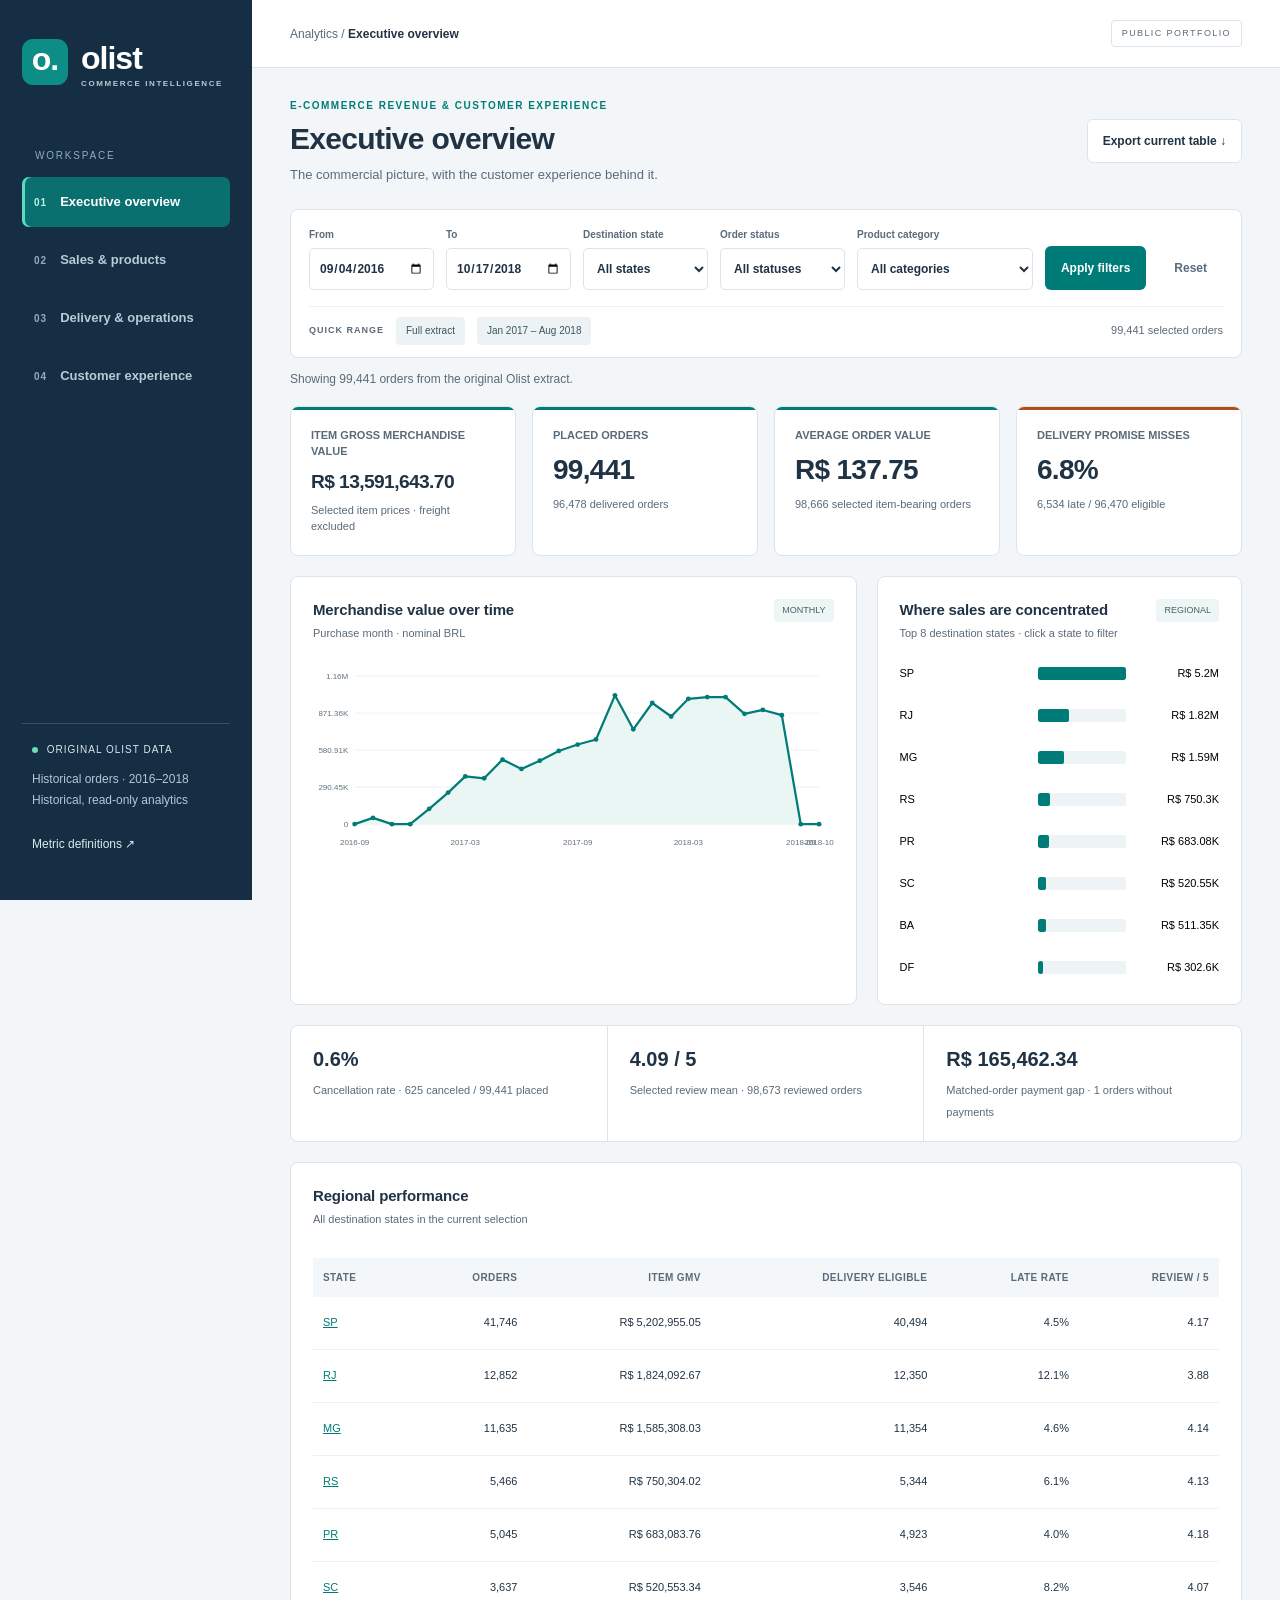
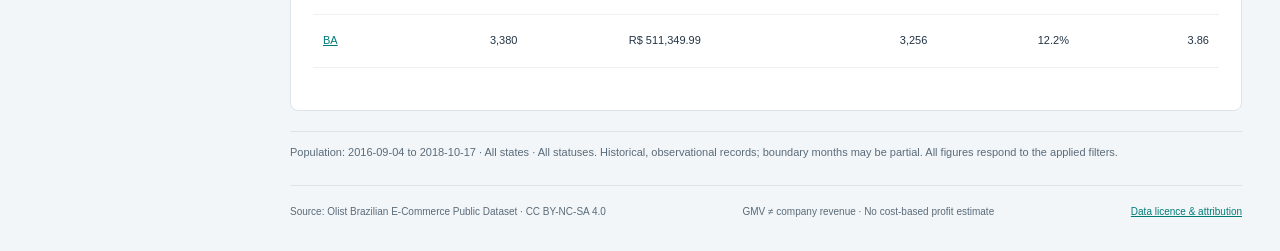
<file: docs/index.html>
<!doctype html>
<html lang="en">
<head>
  <meta charset="utf-8"><meta name="viewport" content="width=device-width, initial-scale=1">
  <title>Olist | Commerce Intelligence</title>
  <meta name="description" content="Historical Olist sales, delivery and customer experience dashboard.">
  <link rel="icon" href="data:,"><link rel="stylesheet" href="styles.css?v=6ce33f434d79">
  <script src="engine.js?v=41ebe8a63bb7" defer></script>
  <script src="static-api.js?v=23b4d54ebb9f" defer></script>
  <script src="app.js?v=a99291dcbabb" defer></script>
</head>
<body>
<a class="skip" href="#content">Skip to dashboard</a>
<aside class="sidebar">
  <a class="brand" href="#executive"><span class="brand-mark" aria-hidden="true">o.</span><span>olist<span class="brand-small">COMMERCE INTELLIGENCE</span></span></a>
  <p class="nav-label">WORKSPACE</p>
  <nav aria-label="Dashboard pages">
    <a href="#executive" data-page="executive"><span aria-hidden="true">01</span>Executive overview</a>
    <a href="#sales" data-page="sales"><span aria-hidden="true">02</span>Sales & products</a>
    <a href="#delivery" data-page="delivery"><span aria-hidden="true">03</span>Delivery & operations</a>
    <a href="#experience" data-page="experience"><span aria-hidden="true">04</span>Customer experience</a>
  </nav>
  <div class="sidebar-bottom"><span class="source-dot"></span> ORIGINAL OLIST DATA<p>Historical orders · 2016–2018<br>Historical, read-only analytics</p><button id="definitions-open" class="sidebar-button">Metric definitions ↗</button></div>
</aside>
<div class="workspace">
  <header class="topbar"><span>Analytics / <strong id="breadcrumb">Executive overview</strong></span><span class="local-badge">PUBLIC PORTFOLIO</span></header>
  <main id="content">
    <div class="heading-row"><div><p class="eyebrow">E-COMMERCE REVENUE & CUSTOMER EXPERIENCE</p><h1 id="title">Executive overview</h1><p id="subtitle" class="subtitle">The commercial picture, with the customer experience behind it.</p></div><button id="export" class="button secondary">Export current table ↓</button></div>
    <form id="filters" class="filterbar" aria-label="Dashboard filters">
      <label>From<input type="date" id="start" required></label>
      <label>To<input type="date" id="end" required></label>
      <label>Destination state<select id="state"><option value="">All states</option></select></label>
      <label>Order status<select id="status"><option value="">All statuses</option></select></label>
      <label id="category-wrap">Product category<select id="category"><option value="">All categories</option></select></label>
      <button type="submit" class="button primary">Apply filters</button><button type="button" id="reset" class="button text">Reset</button>
      <div class="presets"><span>QUICK RANGE</span><button type="button" id="full-range">Full extract</button><button type="button" id="full-months">Jan 2017 – Aug 2018</button><span id="filter-state"></span></div>
    </form>
    <div id="message" role="status" aria-live="polite" class="message">Loading verified data…</div>
    <section id="dashboard" aria-label="Analysis results" aria-busy="true"></section>
    <footer><span>Source: Olist Brazilian E-Commerce Public Dataset · CC BY-NC-SA 4.0</span><span>GMV ≠ company revenue · No cost-based profit estimate</span><a href="attribution.html">Data licence &amp; attribution</a></footer>
  </main>
</div>
<dialog id="definitions"><div class="dialog-header"><h2>Read the metrics correctly</h2><button id="definitions-close" class="button secondary">Close</button></div>
  <dl>
    <dt>Item GMV & AOV</dt><dd>GMV is the sum of selected item prices in nominal BRL, excluding freight. AOV divides that value by distinct orders containing those items. All statuses are included unless filtered.</dd>
    <dt>Category filter</dt><dd>Item amounts use only the selected category. Order, service, payment and repeat metrics use whole orders containing that category. Multi-category order counts overlap.</dd>
    <dt>Late rate</dt><dd>Actual delivery calendar date after promised delivery date, divided by delivered orders with both dates. Unknown outcomes are excluded; they are never on-time.</dd>
    <dt>Reviews</dt><dd>One latest answered review per order; missing reviews are excluded from score averages. Low scores are 1–2. Delivery comparisons include reviewed orders with known delivery outcomes.</dd>
    <dt>Repeat share</dt><dd>Customers with more than one delivered order divided by customers with at least one delivered order in the current selection. Uses customer_unique_id. Unequal follow-up means this is not retention.</dd>
    <dt>Payment gap</dt><dd>Payment value less item GMV and freight, restricted to orders with payment records. Payment value is not GMV; orders lacking payment records are counted separately.</dd>
    <dt>Evidence limits</dt><dd>Historical 2016–2018 transactions. Sparse boundary months are not complete demand. Associations do not establish causation. Multi-seller outcomes cannot attribute fault. No cost, commission, refund or tax ledger is available.</dd>
  </dl>
</dialog>
</body></html>
</file>
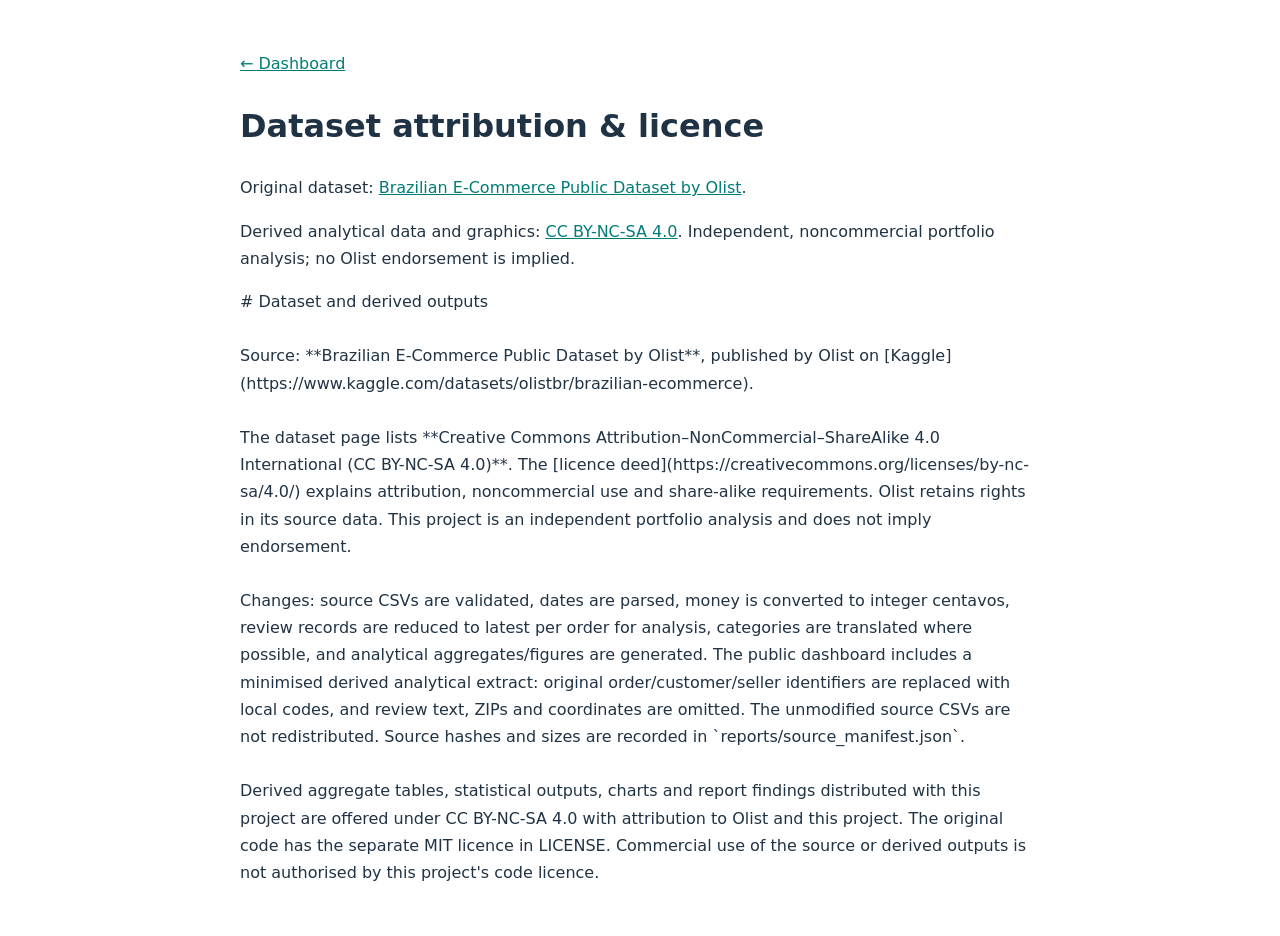
<file: docs/attribution.html>
<!doctype html><html lang="en"><head><meta charset="utf-8"><meta name="viewport" content="width=device-width, initial-scale=1"><title>Olist dataset attribution</title><style>body{max-width:800px;margin:50px auto;padding:0 24px;font:16px/1.7 system-ui;color:#203344}a{color:#007c78}pre{white-space:pre-wrap;font:inherit}</style></head><body><a href="./">← Dashboard</a><h1>Dataset attribution &amp; licence</h1><p>Original dataset: <a href="https://www.kaggle.com/datasets/olistbr/brazilian-ecommerce">Brazilian E-Commerce Public Dataset by Olist</a>.</p><p>Derived analytical data and graphics: <a href="https://creativecommons.org/licenses/by-nc-sa/4.0/">CC BY-NC-SA 4.0</a>. Independent, noncommercial portfolio analysis; no Olist endorsement is implied.</p><pre># Dataset and derived outputs

Source: **Brazilian E-Commerce Public Dataset by Olist**, published by Olist on [Kaggle](https://www.kaggle.com/datasets/olistbr/brazilian-ecommerce).

The dataset page lists **Creative Commons Attribution–NonCommercial–ShareAlike 4.0 International (CC BY-NC-SA 4.0)**. The [licence deed](https://creativecommons.org/licenses/by-nc-sa/4.0/) explains attribution, noncommercial use and share-alike requirements. Olist retains rights in its source data. This project is an independent portfolio analysis and does not imply endorsement.

Changes: source CSVs are validated, dates are parsed, money is converted to integer centavos, review records are reduced to latest per order for analysis, categories are translated where possible, and analytical aggregates/figures are generated. The public dashboard includes a minimised derived analytical extract: original order/customer/seller identifiers are replaced with local codes, and review text, ZIPs and coordinates are omitted. The unmodified source CSVs are not redistributed. Source hashes and sizes are recorded in `reports/source_manifest.json`.

Derived aggregate tables, statistical outputs, charts and report findings distributed with this project are offered under CC BY-NC-SA 4.0 with attribution to Olist and this project. The original code has the separate MIT licence in LICENSE. Commercial use of the source or derived outputs is not authorised by this project&#x27;s code licence.
</pre></body></html>
</file>
<file: docs/styles.css>
:root{--navy:#152e44;--teal:#007c78;--teal-light:#e7f4f1;--orange:#b34d12;--ink:#203344;--muted:#596b7a;--line:#dce4e9;--canvas:#f3f6f8;--white:#fff}*{box-sizing:border-box}body{margin:0;background:var(--canvas);color:var(--ink);font:15px/1.5 'Segoe UI',Arial,sans-serif}button,input,select{font:inherit}button,a,select{touch-action:manipulation}button,a{cursor:pointer}button{min-height:44px}button:disabled{cursor:wait;opacity:.65}a{color:var(--teal)}:focus-visible{outline:3px solid #e6a239;outline-offset:3px}.skip{position:fixed;top:-100px;left:16px;padding:14px;background:white;z-index:10}.skip:focus{top:10px}.sidebar{width:252px;position:fixed;inset:0 auto 0 0;background:var(--navy);color:#d9e6ee;display:flex;flex-direction:column;padding:34px 22px;z-index:2}.brand{display:flex;gap:13px;align-items:center;color:white;text-decoration:none;font-weight:700;font-size:32px;letter-spacing:-1px}.brand-mark{background:#0c8e87;border-radius:11px;width:46px;height:46px;text-align:center;line-height:41px;color:white}.brand-small{display:block;font-size:8px;letter-spacing:1.6px;font-weight:600;color:#b5cbd5;margin-top:-4px}.nav-label{margin:58px 13px 14px;font-size:10px;letter-spacing:1.8px;color:#91adbc}.sidebar nav{display:flex;flex-direction:column;gap:8px}.sidebar nav a{min-height:50px;display:flex;gap:13px;align-items:center;padding:12px;border-radius:7px;color:#b8cbd7;text-decoration:none;font-size:13px;font-weight:600}.sidebar nav a span{font-size:10px;letter-spacing:1px;color:#91adbc}.sidebar nav a:hover{background:#213f54;color:white}.sidebar nav a[aria-current=page]{background:#0a706f;color:white;box-shadow:inset 3px 0 #5fd8bd}.sidebar nav a[aria-current=page] span{color:#b9f2e4}.sidebar-bottom{margin-top:auto;font-size:10px;letter-spacing:1px;padding:18px 10px 0;border-top:1px solid #365064}.source-dot{display:inline-block;background:#6ddbb4;width:6px;height:6px;border-radius:50%;margin-right:5px}.sidebar-bottom p{font-size:12px;letter-spacing:0;line-height:1.7;color:#b4c7d3}.sidebar-button{background:none;border:0;padding:0;color:#d7ebe9;font-size:12px;text-align:left}.workspace{margin-left:252px}.topbar{height:68px;padding:0 38px;background:white;border-bottom:1px solid var(--line);display:flex;align-items:center;justify-content:space-between;font-size:12px;color:var(--muted)}.topbar strong{font-weight:600;color:var(--ink)}.local-badge{font-size:9px;letter-spacing:1.4px;border:1px solid var(--line);padding:6px 10px;border-radius:4px}main{max-width:1700px;margin:auto;padding:30px 38px 14px}.heading-row{display:flex;align-items:center;justify-content:space-between;gap:20px;margin-bottom:24px}.eyebrow{font-size:10px;letter-spacing:1.5px;font-weight:700;color:var(--teal);margin:0 0 8px}h1{font-size:30px;line-height:1.2;letter-spacing:-.7px;margin:0 0 8px;font-weight:650}.subtitle{margin:0;color:var(--muted);font-size:13px}.button{border-radius:6px;padding:9px 15px;font-size:12px;font-weight:600;border:1px solid transparent;white-space:nowrap}.primary{background:var(--teal);color:white}.primary:hover{background:#005f5d}.secondary{background:white;border-color:var(--line);color:var(--ink)}.secondary:hover{border-color:var(--teal);background:#f2faf8}.text{background:transparent;color:var(--muted)}.text:hover{background:var(--teal-light)}.filterbar{display:flex;align-items:end;gap:12px;flex-wrap:wrap;background:white;border:1px solid var(--line);border-radius:8px;padding:17px 18px 12px;margin-bottom:12px}.filterbar label{font-size:10px;font-weight:600;color:var(--muted);display:flex;flex-direction:column;gap:6px;flex:1;min-width:125px}.filterbar input,.filterbar select{width:100%;min-height:42px;max-width:100%;background:#fff;color:var(--ink);border:1px solid var(--line);border-radius:5px;padding:9px;font-size:12px}#category-wrap{flex:1.5;min-width:165px}.presets{border-top:1px solid #edf1f4;margin-top:4px;padding-top:10px;display:flex;gap:12px;align-items:center;width:100%;flex-wrap:wrap}.presets span:first-child{font-size:9px;letter-spacing:1px;color:var(--muted);font-weight:600}.presets button{border:0;background:#edf3f5;color:#3b5565;font-size:10px;padding:5px 10px;min-height:28px;border-radius:4px}.presets button:hover{background:#dcece8}#filter-state{margin-left:auto;font-size:11px;color:var(--muted)}.message{font-size:12px;color:var(--muted);margin:12px 0 18px;min-height:18px}.message.error{background:#fff0e6;border:1px solid #ebc5ad;color:#84360c;padding:12px;border-radius:6px}.kpis{display:grid;grid-template-columns:repeat(4,minmax(0,1fr));gap:16px;margin-bottom:20px}.kpi{background:white;border:1px solid var(--line);border-radius:8px;padding:20px;position:relative;overflow:hidden}.kpi:before{content:'';position:absolute;left:0;right:0;top:0;height:3px;background:var(--teal)}.kpi.amber:before{background:var(--orange)}.kpi-label{font-size:11px;color:var(--muted);font-weight:600;margin:0 0 10px}.kpi-value{font-size:28px;line-height:1.2;font-weight:650;letter-spacing:-.7px;font-variant-numeric:tabular-nums;white-space:nowrap}.kpi-unit{font-size:11px;letter-spacing:0;color:var(--muted);margin-top:9px}.grid{display:grid;grid-template-columns:minmax(0,1.55fr) minmax(0,1fr);gap:20px;margin-bottom:20px}.grid.equal{grid-template-columns:repeat(2,minmax(0,1fr))}.panel{background:white;border:1px solid var(--line);border-radius:8px;padding:22px;min-width:0}.panel h2{font-size:15px;letter-spacing:-.15px;margin:0;font-weight:650}.panel-sub{font-size:11px;margin:4px 0 18px;color:var(--muted)}.panel-header{display:flex;justify-content:space-between;gap:12px;align-items:start}.tag{font-size:9px;background:#eef5f5;color:#406464;border-radius:4px;padding:5px 8px;white-space:nowrap}.chart{width:100%;height:auto;display:block;max-height:290px}.chart text{fill:#60717d;font-family:'Segoe UI',Arial,sans-serif;font-size:10px}.chart .gridline{stroke:#e8eef2;stroke-width:1}.chart .line{fill:none;stroke:var(--teal);stroke-width:2.8;stroke-linecap:round;stroke-linejoin:round}.chart .area{fill:#eaf6f3}.chart .point{fill:var(--teal)}.chart .orange{stroke:var(--orange)}.bars{display:flex;flex-direction:column;gap:14px}.bar-row{width:100%;display:grid;grid-template-columns:128px minmax(30px,1fr) 83px;gap:10px;align-items:center;border:0;padding:0;background:transparent;text-align:left;min-height:28px}.bar-row.clickable:hover .bar-fill{background:#004f4d}.bar-label{font-size:11px;overflow:hidden;text-overflow:ellipsis;white-space:nowrap}.bar-track{background:#eef3f5;height:13px;border-radius:2px;overflow:hidden}.bar-fill{height:100%;background:var(--teal);min-width:1px;border-radius:2px}.bar-number{font-size:11px;text-align:right;font-variant-numeric:tabular-nums}.small-note{font-size:11px;color:var(--muted);margin:16px 0 0}.strip{display:grid;grid-template-columns:repeat(3,minmax(0,1fr));gap:0;background:white;border:1px solid var(--line);border-radius:8px;margin-bottom:20px}.strip>div{padding:18px 22px;border-right:1px solid var(--line)}.strip>div:last-child{border:0}.strip strong{display:block;font-size:20px;font-weight:650;margin-bottom:4px;font-variant-numeric:tabular-nums}.strip span{font-size:11px;color:var(--muted)}.table-wrap{overflow-x:auto;margin-top:12px;max-height:430px}table{border-collapse:collapse;width:100%;font-size:11px;white-space:nowrap}th{text-align:left;font-size:10px;text-transform:uppercase;letter-spacing:.4px;color:var(--muted);background:#f4f7f9;padding:12px 10px;position:sticky;top:0}td{padding:11px 10px;border-bottom:1px solid #edf1f4;font-variant-numeric:tabular-nums}tr:hover td{background:#f6fbfa}td.number,th.number{text-align:right}td.long{max-width:210px;overflow:hidden;text-overflow:ellipsis}.table-action{border:0;background:none;color:var(--teal);padding:0;font-size:11px;text-decoration:underline;min-height:30px}.insight{background:#e9f3f1;border-left:3px solid var(--teal);border-radius:4px;padding:15px 18px;margin:0 0 20px;font-size:12px;line-height:1.7}.insight strong{color:#005f5d}.empty{padding:36px 10px;text-align:center;color:var(--muted);font-size:13px}.score-row{display:grid;grid-template-columns:70px 1fr 90px;align-items:center;gap:10px;margin:15px 0;font-size:12px}.score-track{height:24px;background:#eef3f5;border-radius:3px;overflow:hidden}.score-fill{height:100%;background:var(--teal)}.score-fill.late{background:var(--orange)}.score-row strong{text-align:right;font-size:17px}.legend{display:flex;gap:18px;margin-top:15px;font-size:11px;color:var(--muted)}.legend i{display:inline-block;width:8px;height:8px;background:var(--teal);margin-right:6px;border-radius:2px}.legend i.orange{background:var(--orange)}.page-note{font-size:11px;color:var(--muted);border-top:1px solid var(--line);padding-top:12px;margin-top:20px}footer{display:flex;justify-content:space-between;gap:20px;margin-top:25px;color:var(--muted);font-size:10px;border-top:1px solid var(--line);padding:18px 0}dialog{border:1px solid var(--line);border-radius:12px;max-width:720px;width:calc(100% - 40px);padding:28px;color:var(--ink);max-height:85vh;overflow:auto}dialog::backdrop{background:#142e4470}.dialog-header{display:flex;justify-content:space-between;align-items:center;gap:15px}.dialog-header h2{font-size:20px}dt{font-weight:650;margin-top:18px;font-size:14px}dd{margin:5px 0 0;font-size:13px;color:var(--muted)}[hidden]{display:none!important}#dashboard[aria-busy=true]{opacity:.55;pointer-events:none}@media(min-width:1550px){.kpi-value{font-size:34px}}@media(max-width:1180px){.sidebar{width:214px;padding:28px 15px}.workspace{margin-left:214px}main{padding:26px 24px}.topbar{padding:0 24px}.heading-row{align-items:start}.kpis{gap:10px}.kpi{padding:16px}.kpi-value{font-size:23px}.grid,.grid.equal{grid-template-columns:1fr}.bar-row{grid-template-columns:180px 1fr 100px}}@media(max-width:760px){.sidebar{position:static;width:100%;padding:16px 18px}.brand{font-size:25px}.brand-mark{width:36px;height:36px;line-height:32px}.brand-small{font-size:7px}.nav-label,.sidebar-bottom{display:none}.sidebar nav{display:grid;grid-template-columns:repeat(2,minmax(0,1fr));gap:4px;margin-top:15px}.sidebar nav a{font-size:11px;min-height:44px;padding:8px}.workspace{margin:0}.topbar{height:50px;padding:0 18px;font-size:10px}.local-badge{font-size:8px}main{padding:22px 16px}h1{font-size:26px}.heading-row{display:block}.heading-row>.button{margin-top:15px}.kpis{grid-template-columns:repeat(2,minmax(0,1fr))}.kpi-value{font-size:25px}.kpi-label{font-size:10px}.kpi-unit{font-size:10px}.filterbar{padding:14px;gap:10px}.filterbar label{min-width:calc(50% - 10px)}#category-wrap{min-width:100%}.presets{gap:8px}#filter-state{width:100%;margin:0}.panel{padding:17px}.strip{grid-template-columns:1fr}.strip>div{border-right:0;border-bottom:1px solid var(--line)}.bar-row{grid-template-columns:105px 1fr 75px;gap:8px}.bar-label,.bar-number{font-size:10px}footer{flex-direction:column;gap:6px}}@media(prefers-reduced-motion:no-preference){button,a{transition:background .15s,color .15s}#dashboard{transition:opacity .15s}}@media print{.sidebar,.topbar,.filterbar,.heading-row>.button,footer{display:none}.workspace{margin:0}body{background:white}main{padding:0}.panel,.kpi,.strip{break-inside:avoid}.grid{grid-template-columns:1fr 1fr}}
.kpi-value.long-value{font-size:clamp(18px,1.5vw,26px);white-space:normal;overflow-wrap:normal;letter-spacing:-.6px}
</file>
